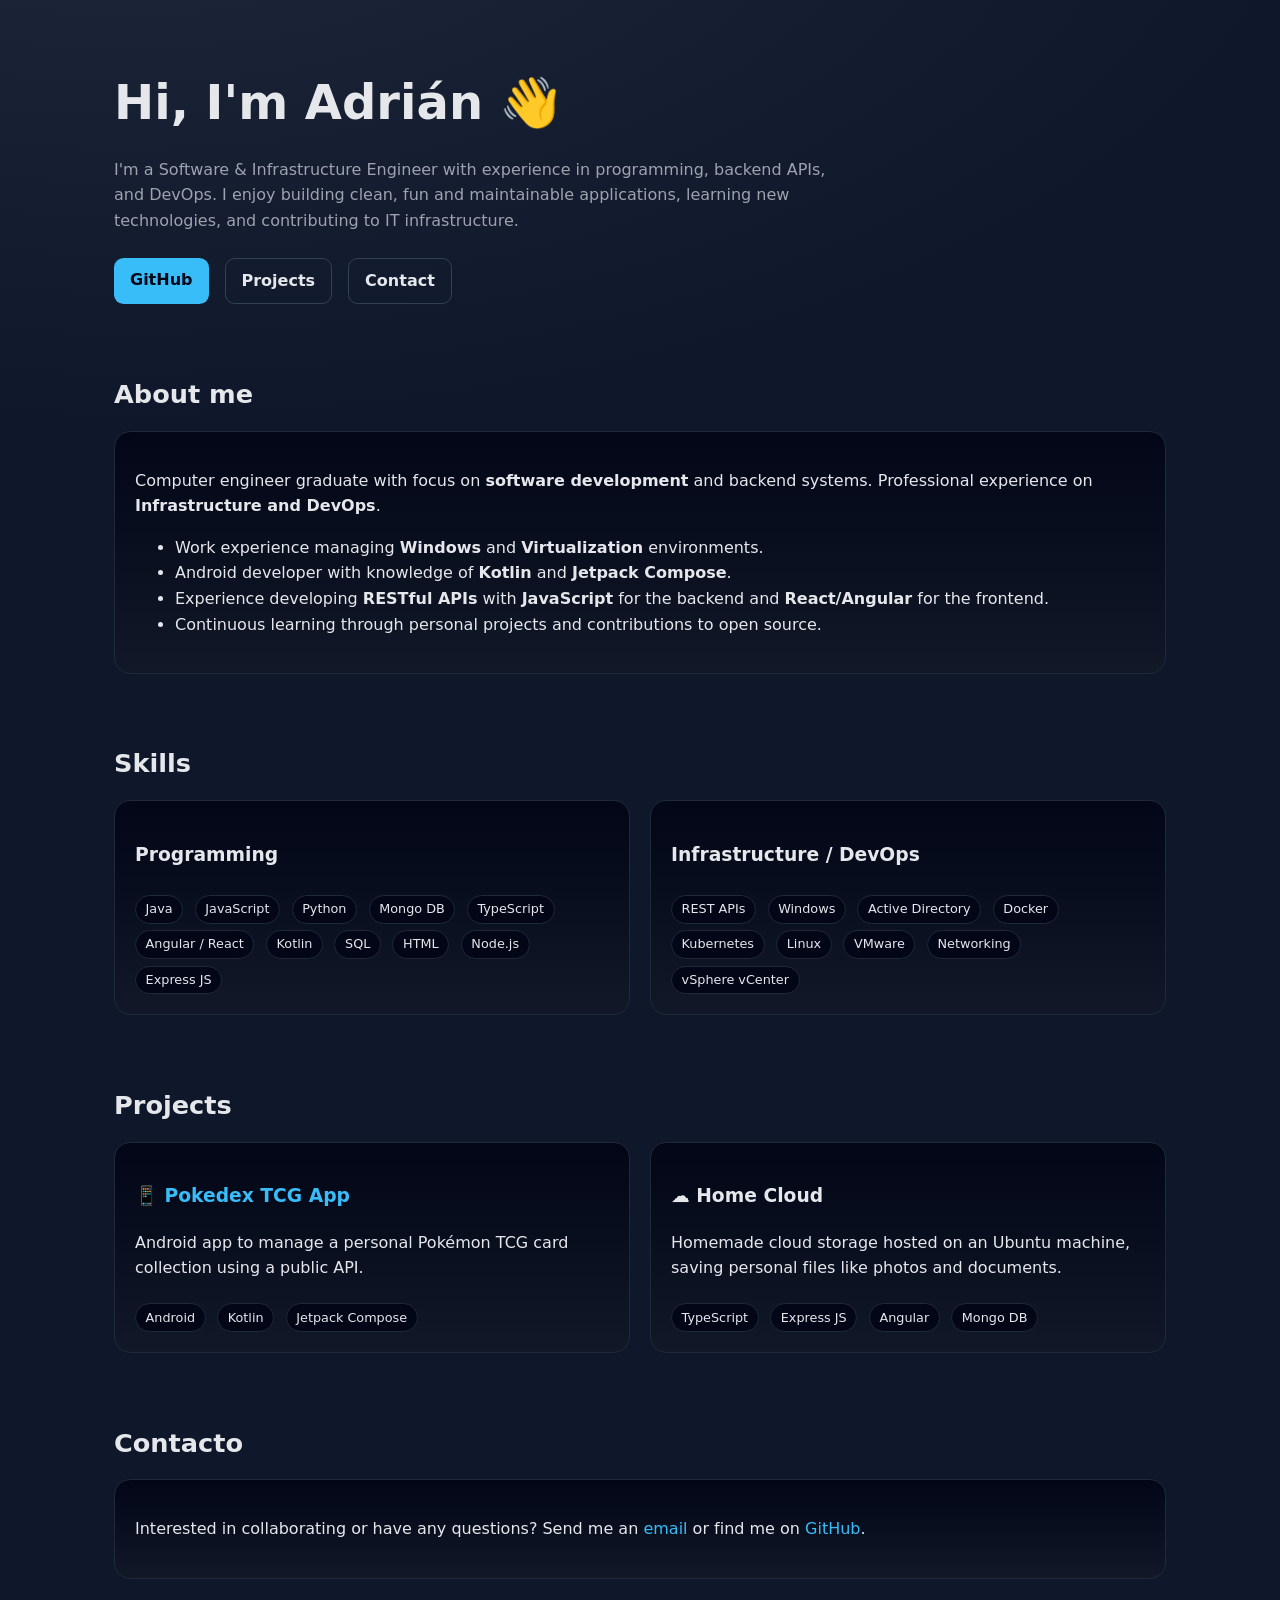
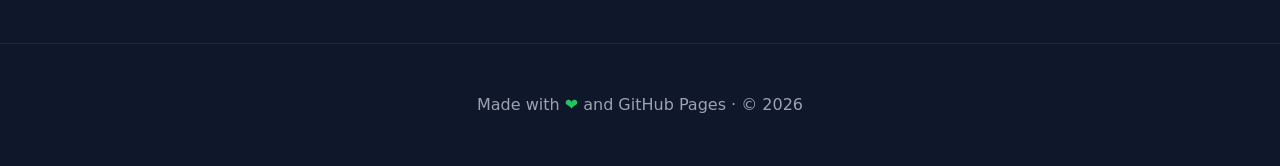
<file: index.html>
<!DOCTYPE html>
<html lang="es">
<head>
  <meta charset="UTF-8" />
  <meta name="viewport" content="width=device-width, initial-scale=1.0" />
  <title>Portfolio | Adrián Rivera</title>
  <meta name="description" content="Adriav's personal portfolio - Software & Infrastructure Engineer." />
  <meta name="author" content="Adriav" />
  <link rel="stylesheet" href="styles.css" />
</head>
<body>
  <header>
    <h1>Hi, I'm Adrián 👋</h1>
    <p>
      I'm a Software & Infrastructure Engineer with experience in programming, backend APIs, and DevOps. 
      I enjoy building clean, fun and maintainable applications, learning new technologies, and contributing to IT infrastructure.
    </p>
    <div class="cta">
      <a class="btn" href="https://github.com/Adriav" target="_blank">GitHub</a>
      <a class="btn secondary" href="#projects">Projects</a>
      <a class="btn secondary" href="mailto:adriav1998@gmail.com">Contact</a>
    </div>
  </header>

  <main>
    <section id="about-me">
      <h2>About me</h2>
      <div class="card">
        <p>
          Computer engineer graduate with focus on <strong>software development</strong> and backend systems.
          Professional experience on <strong>Infrastructure and DevOps</strong>.
          <ul>
            <li>
              Work experience managing <strong>Windows</strong> and <strong>Virtualization</strong> environments.
            </li>
            <li>
              Android developer with knowledge of <strong>Kotlin</strong> and <strong>Jetpack Compose</strong>.
            </li>
            <li>
              Experience developing <strong>RESTful APIs</strong> with <strong>JavaScript</strong> 
              for the backend and <strong>React/Angular</strong> for the frontend.
            </li>
            <li>
              Continuous learning through personal projects and contributions to open source.
            </li>

          </ul>
        </p>
      </div>
    </section>

    <section id="skills">
      <h2>Skills</h2>
      <div class="grid cols-2">
        <div class="card">
          <h3>Programming</h3>
          <span class="tag">Java</span>
          <span class="tag">JavaScript</span>
          <span class="tag">Python</span>
          <span class="tag">Mongo DB</span>
          <span class="tag">TypeScript</span>
          <span class="tag">Angular / React</span>
          <span class="tag">Kotlin</span>
          <span class="tag">SQL</span>
          <span class="tag">HTML</span>
          <span class="tag">Node.js</span>
          <span class="tag">Express JS</span>
        </div>
        <div class="card">
          <h3>Infrastructure / DevOps</h3>
          <span class="tag">REST APIs</span>
          <span class="tag">Windows</span>
          <span class="tag">Active Directory</span>
          <span class="tag">Docker</span>
          <span class="tag">Kubernetes</span>
          <span class="tag">Linux</span>
          <span class="tag">VMware</span>
          <span class="tag">Networking</span>
          <span class="tag">vSphere vCenter</span>
        </div>
      </div>
    </section>

    <section id="projects">
      <h2>Projects</h2>
      <div class="grid cols-2">
        <div class="card">
          <h3>
            📱 <a href="pokedex-tcg/">Pokedex TCG App</a>
          </h3>
          <p>
            Android app to manage a personal Pokémon TCG card collection using a public API.
          </p>
          <span class="tag">Android</span>
          <span class="tag">Kotlin</span>
          <span class="tag">Jetpack Compose</span>
        </div>
        <div class="card">
          <h3>☁️ Home Cloud</h3>
          <p>
            Homemade cloud storage hosted on an Ubuntu machine, saving personal files like photos and documents.
          </p>
          <span class="tag">TypeScript</span>
          <span class="tag">Express JS</span>
          <span class="tag">Angular</span>
          <span class="tag">Mongo DB</span>
        </div>
      </div>
    </section>

    <section id="contacto">
      <h2>Contacto</h2>
      <div class="card">
        
        <p>
          Interested in collaborating or have any questions?
          Send me an <a href="mailto:adriav1998@gmail.com">email</a>
          or find me on <a href="https://github.com/Adriav" target="_blank">GitHub</a>.
        </p>
      </div>
    </section>
  </main>

  <footer>
    <p>Made with <span>❤</span> and GitHub Pages · © 2026</p>
  </footer>
</body>
</html>
</file>
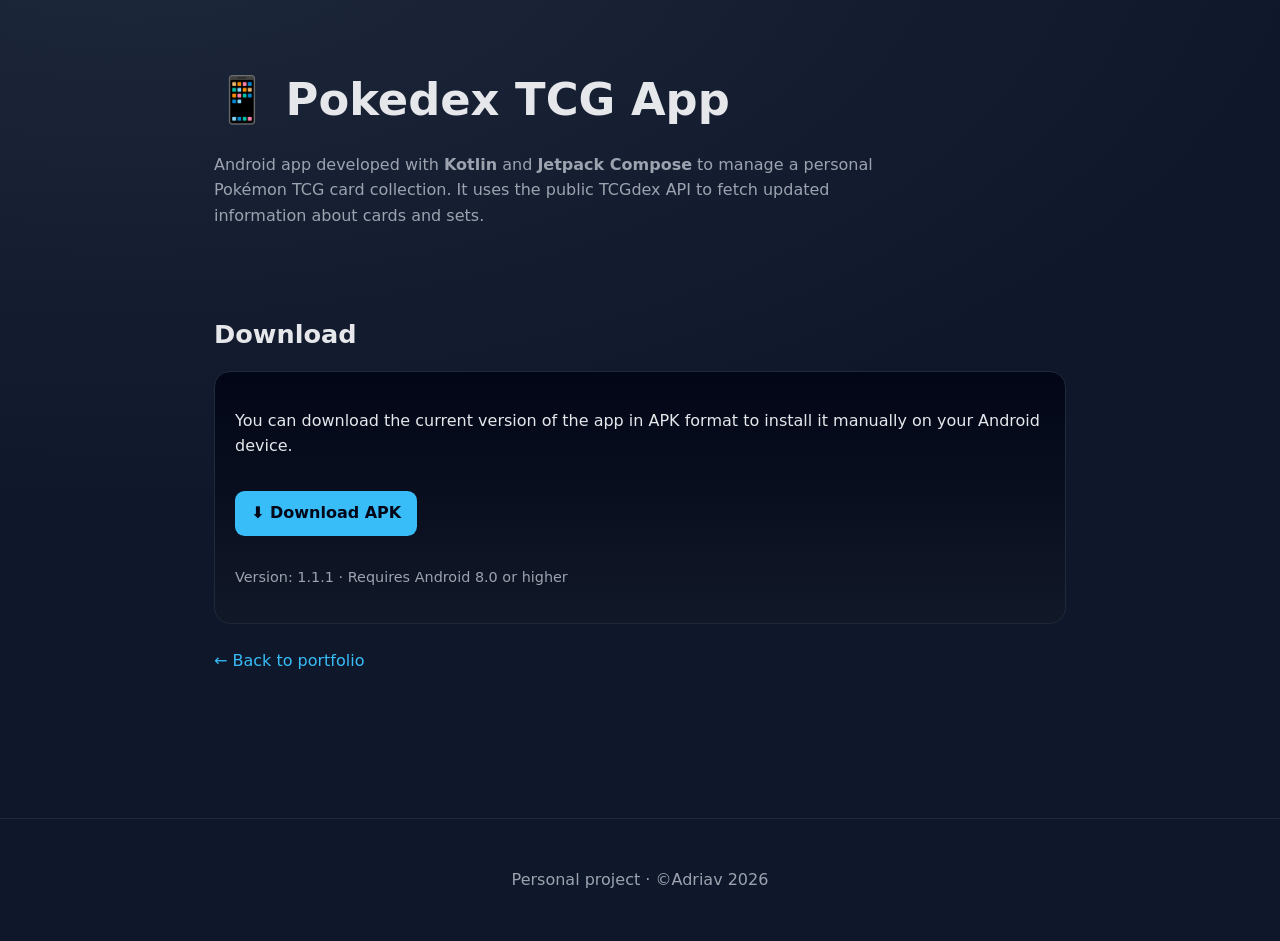
<file: pokedex-tcg/index.html>
<!DOCTYPE html>
<html lang="es">
<head>
  <meta charset="UTF-8" />
  <meta name="viewport" content="width=device-width, initial-scale=1.0" />
  <title>Pokedex TCG App</title>
  <meta name="description" content="Android app to manage your Pokémon TCG card collection." />
  <meta name="author" content="Adriav" />
  <link rel="stylesheet" href="/styles.css" />
  <style>
    /* Specific styles for this page */
    .project-header {
      max-width: 900px;
      margin: 4rem auto 2rem;
      padding: 0 1.5rem;
    }


    .project-header h1 {
      font-size: clamp(2rem, 4vw, 2.8rem);
      margin-bottom: 0.5rem;
    }


    .project-header p {
      color: var(--muted);
      max-width: 700px;
    }


    .download {
      max-width: 900px;
      margin: 2rem auto 4rem;
      padding: 0 1.5rem;
    }


    .download-card {
      display: flex;
      flex-direction: column;
      gap: 1rem;
      align-items: flex-start;
    }


    .apk-info {
      font-size: 0.9rem;
      color: var(--muted);
    }
  </style>
</head>

<body>

  <header class="project-header">
    <h1>📱 Pokedex TCG App</h1>
    <p>
      Android app developed with <strong>Kotlin</strong> and <strong>Jetpack Compose</strong>
      to manage a personal Pokémon TCG card collection.
      It uses the public TCGdex API to fetch updated information about cards and sets.
    </p>
  </header>

  <main>
    <section class="download">
      <h2>Download</h2>
      <div class="card download-card">
        <p>
          You can download the current version of the app in APK format to install it
          manually on your Android device.
        </p>

        <a class="btn" href="https://github.com/Adriav/Pokedex-TCG/releases/download/v1.1.1/pokedex-tcg-v1.1.1.apk" download>
          ⬇️ Download APK
        </a>

        <p class="apk-info">
          Version: 1.1.1 · Requires Android 8.0 or higher
        </p>
      </div>

      <p style="margin-top: 1.5rem;">
        <a href="/">← Back to portfolio</a>
      </p>
    </section>
  </main>

  <footer>
    <p>Personal project · ©Adriav 2026</p>
  </footer>

</body>
</html>
</file>
<file: styles.css>
:root {
  --bg: #0f172a;        /* slate-900 */
  --card: #111827;      /* gray-900 */
  --text: #e5e7eb;      /* gray-200 */
  --muted: #9ca3af;     /* gray-400 */
  --accent: #38bdf8;    /* sky-400 */
  --accent-2: #22c55e;  /* green-500 */
}

* { box-sizing: border-box; }

body {
  margin: 0;
  font-family: system-ui, -apple-system, BlinkMacSystemFont, "Segoe UI",
    Roboto, Ubuntu, "Helvetica Neue", Arial, "Noto Sans", sans-serif;
  background: radial-gradient(
      1200px 600px at 10% -10%,
      #1e293b,
      transparent
    ),
    var(--bg);
  color: var(--text);
  line-height: 1.6;
}

a {
  color: var(--accent);
  text-decoration: none;
}

a:hover {
  text-decoration: underline;
}

header {
  padding: 4rem 1.5rem 3rem;
  max-width: 1100px;
  margin: auto;
}

header h1 {
  font-size: clamp(2rem, 4vw, 3rem);
  margin: 0 0 0.5rem;
}

header p {
  color: var(--muted);
  max-width: 720px;
}

.cta {
  margin-top: 1.5rem;
  display: flex;
  gap: 1rem;
  flex-wrap: wrap;
}

.btn {
  padding: 0.6rem 1rem;
  border-radius: 0.6rem;
  background: var(--accent);
  color: #020617;
  font-weight: 600;
}

.btn.secondary {
  background: transparent;
  color: var(--text);
  border: 1px solid #334155;
}

main {
  max-width: 1100px;
  margin: auto;
  padding: 0 1.5rem 4rem;
  display: grid;
  gap: 3rem;
}

section h2 {
  font-size: 1.6rem;
  margin-bottom: 1rem;
}

.card {
  background: linear-gradient(180deg, #020617, var(--card));
  border: 1px solid #1f2937;
  border-radius: 1rem;
  padding: 1.25rem;
}

.grid {
  display: grid;
  gap: 1.25rem;
}

.grid.cols-2 {
  grid-template-columns: repeat(auto-fit, minmax(260px, 1fr));
}

.tag {
  display: inline-block;
  padding: 0.2rem 0.6rem;
  border-radius: 999px;
  background: #020617;
  border: 1px solid #1f2937;
  font-size: 0.8rem;
  margin-right: 0.4rem;
  margin-top: 0.4rem;
}

footer {
  text-align: center;
  padding: 2rem 1rem;
  color: var(--muted);
  border-top: 1px solid #1f2937;
}

footer span {
  color: var(--accent-2);
}
@media (min-width: 600px) {
  .cta {
    justify-content: flex-start;
  }
}
</file>
